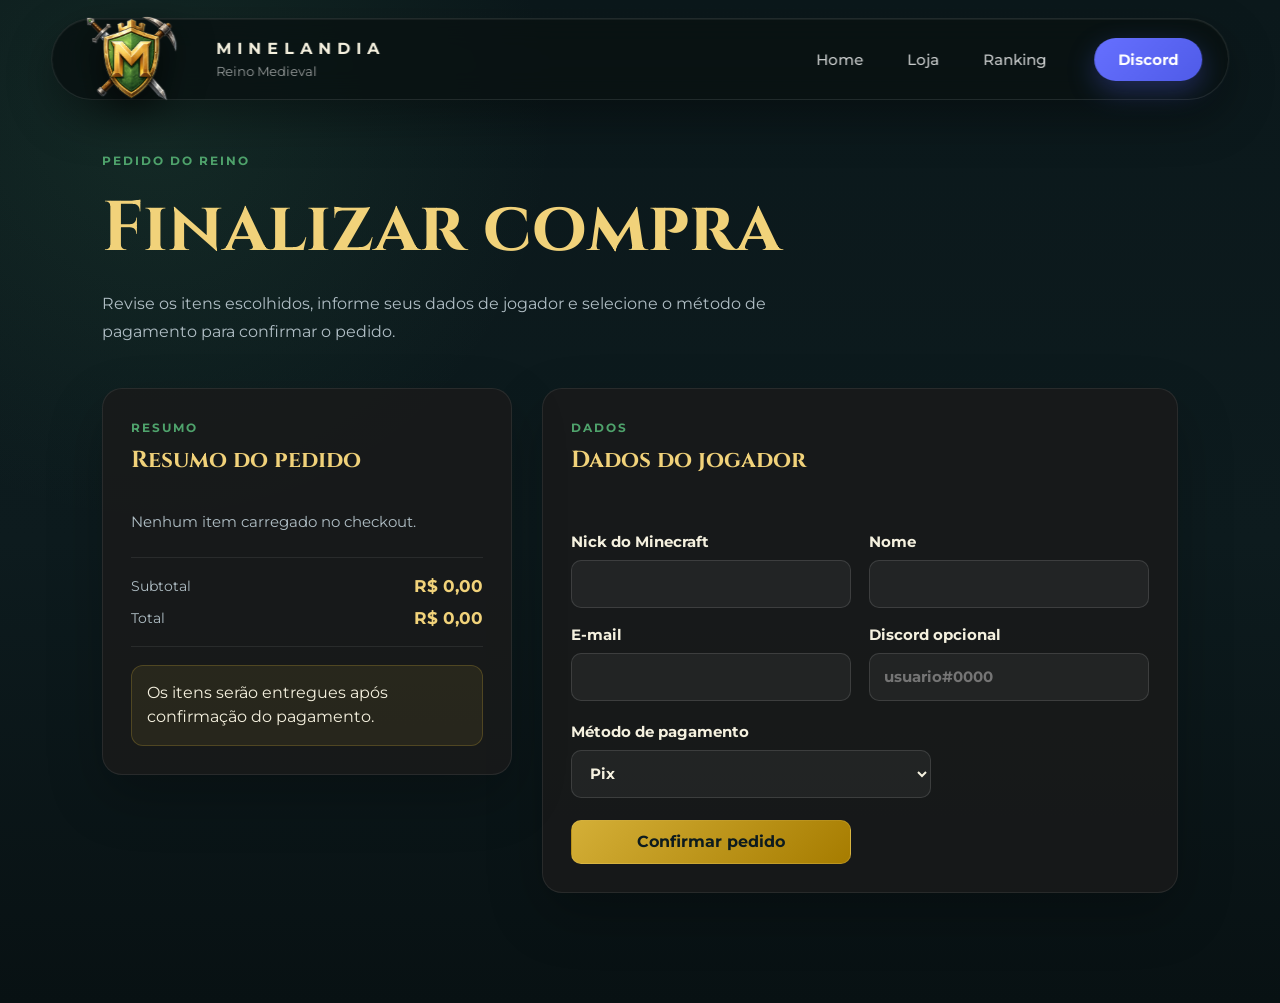
<file: frontend/checkout.html>
<!doctype html>
<html lang="pt-BR">

<head>
  <meta charset="UTF-8" />
  <meta name="viewport" content="width=device-width, initial-scale=1.0" />

  <title>Finalizar compra | MineLandia</title>

  <link rel="preconnect" href="https://fonts.googleapis.com" />
  <link rel="preconnect" href="https://fonts.gstatic.com" crossorigin />
  <link
    href="https://fonts.googleapis.com/css2?family=Cinzel:wght@400;700&family=Montserrat:wght@300;400;700&display=swap"
    rel="stylesheet" />

  <link rel="stylesheet" href="css/style.css" />
</head>

<body>
  <header class="navbar">
    <div class="logo-frame">
      <img src="assets/icons/icone.png" alt="Logo MineLandia" class="logo-img" />
    </div>
    <div class="logo-text">
      <strong>MINELANDIA</strong>
      <span>Reino Medieval</span>
    </div>

    <nav>
      <a href="home.html">Home</a>
      <a href="store.html">Loja</a>
      <a href="ranking.html">Ranking</a>
    </nav>

    <a href="https://discord.com" target="_blank" class="discord-button">Discord</a>
  </header>

  <main class="checkout-page">
    <section class="checkout-hero">
      <span class="tag">Pedido do reino</span>
      <h1>Finalizar compra</h1>
      <p>
        Revise os itens escolhidos, informe seus dados de jogador e selecione o
        método de pagamento para confirmar o pedido.
      </p>
    </section>

    <section class="checkout-layout" aria-label="Finalização de pedido">
      <aside class="order-summary" aria-labelledby="order-summary-title">
        <div class="section-title">
          <span>Resumo</span>
          <h2 id="order-summary-title">Resumo do pedido</h2>
        </div>

        <div id="checkout-items" class="checkout-items" aria-live="polite">
          <p class="cart-empty-message">Nenhum item carregado no checkout.</p>
        </div>

        <div class="cart-totals checkout-totals">
          <div>
            <span>Subtotal</span>
            <strong id="checkout-subtotal">R$ 0,00</strong>
          </div>
          <div>
            <span>Total</span>
            <strong id="checkout-total">R$ 0,00</strong>
          </div>
        </div>

        <div class="checkout-warning">
          Os itens serão entregues após confirmação do pagamento.
        </div>
      </aside>

      <form class="checkout-form" action="#" method="post">
        <div class="section-title">
          <span>Dados</span>
          <h2>Dados do jogador</h2>
        </div>

        <div class="form-grid">
          <label for="player-nick">
            Nick do Minecraft
            <input id="player-nick" name="player-nick" type="text" autocomplete="nickname" required />
          </label>

          <label for="customer-name">
            Nome
            <input id="customer-name" name="customer-name" type="text" autocomplete="name" required />
          </label>

          <label for="customer-email">
            E-mail
            <input id="customer-email" name="customer-email" type="email" autocomplete="email" required />
          </label>

          <label for="customer-discord">
            Discord opcional
            <input id="customer-discord" name="customer-discord" type="text" placeholder="usuario#0000" />
          </label>
        </div>

        <label class="payment-field" for="payment-method">
          Método de pagamento
          <select id="payment-method" name="payment-method" required>
            <option value="pix">Pix</option>
            <option value="card">Cartão</option>
          </select>
        </label>

        <button id="confirm-order" class="btn-buy confirm-order-button" type="submit">
          Confirmar pedido
        </button>
      </form>
    </section>
  </main>
  <script src="js/util.js" defer></script>
  <script src="js/checkout.js" defer></script>
</body>

</html>
</file>
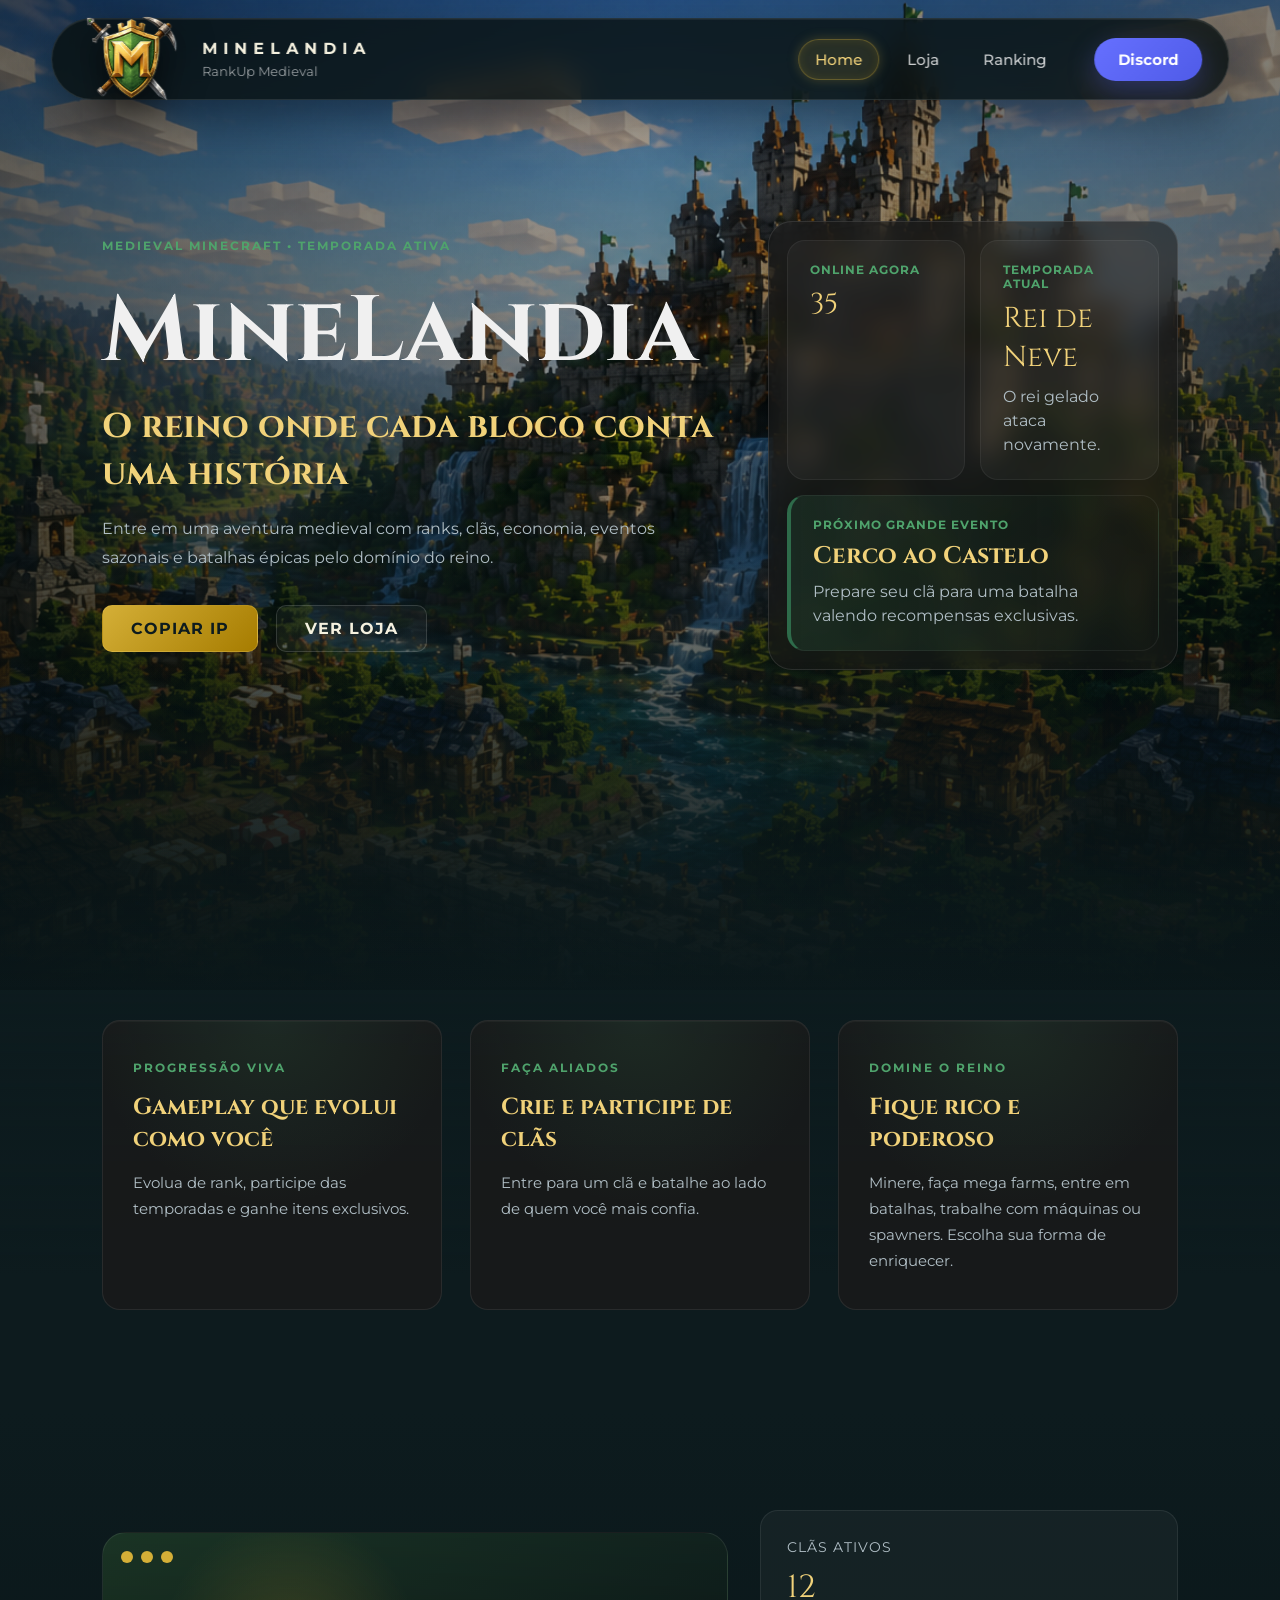
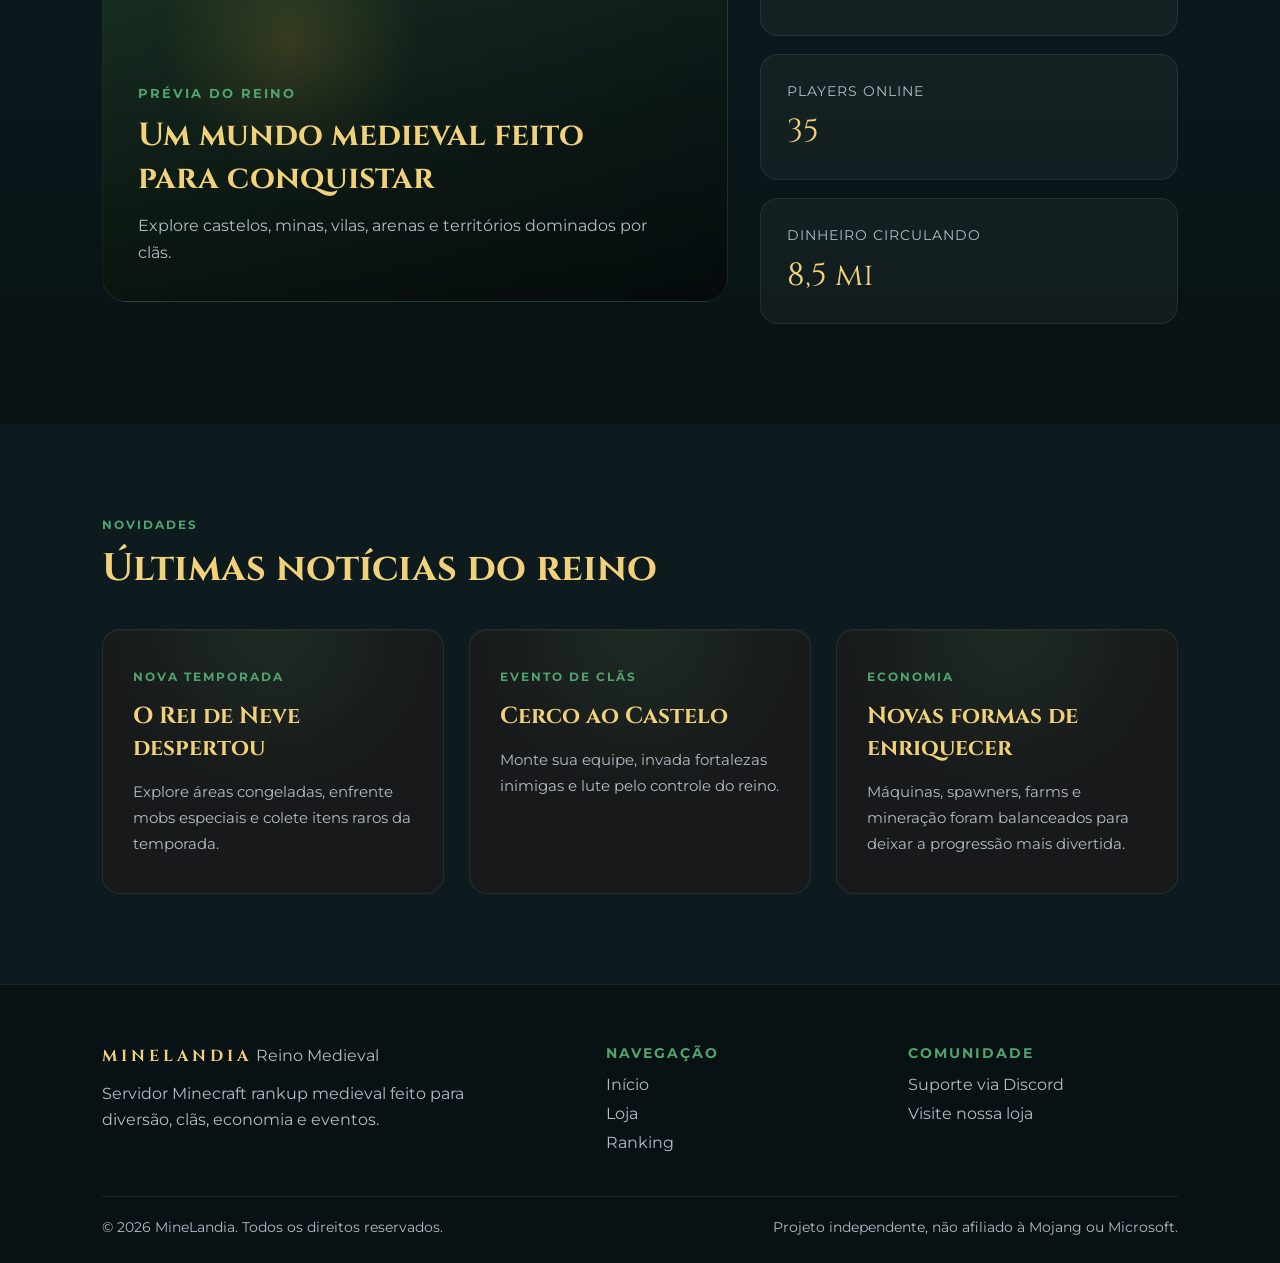
<file: frontend/home.html>
<!doctype html>
<html lang="pt-BR">

<head>
  <meta charset="UTF-8" />
  <meta name="viewport" content="width=device-width, initial-scale=1.0" />

  <title>MineLandia | Reino Medieval</title>

  <link rel="preconnect" href="https://fonts.googleapis.com" />
  <link rel="preconnect" href="https://fonts.gstatic.com" crossorigin />
  <link
    href="https://fonts.googleapis.com/css2?family=Cinzel:wght@400;700&family=Montserrat:wght@300;400;700&display=swap"
    rel="stylesheet" />

  <link rel="stylesheet" href="css/style.css" />
</head>

<body>
  <header class="navbar">
    <a class="logo-link" href="home.html" aria-label="MineLandia - pagina inicial">
      <div class="logo-frame">
        <img src="assets/icons/icone.png" alt="Logo MineLandia" class="logo-img" />
      </div>
      <div class="logo-text">
        <strong>MINELANDIA</strong>
        <span>RankUp Medieval</span>
      </div>
    </a>

    <nav aria-label="Navegacao principal">
      <a href="home.html" class="active" aria-current="page">Home</a>
      <a href="store.html">Loja</a>
      <a href="ranking.html">Ranking</a>
    </nav>

    <a href="https://discord.com" target="_blank" rel="noopener noreferrer" class="discord-button">
      Discord
    </a>
  </header>

  <main id="main-content">
    <section id="home" class="hero" aria-labelledby="home-title">
      <img src="assets/images/hero-home-minecraft.png" alt="" class="hero-bg" aria-hidden="true" />

      <div class="hero-content">
        <span class="tag">MEDIEVAL MINECRAFT &bull; TEMPORADA ATIVA</span>

        <h1 id="home-title">MineLandia</h1>
        <h2>O reino onde cada bloco conta uma hist&oacute;ria</h2>

        <p>
          Entre em uma aventura medieval com ranks, cl&atilde;s, economia, eventos
          sazonais e batalhas &eacute;picas pelo dom&iacute;nio do reino.
        </p>

        <div class="hero-button">
          <button class="btn-copiar" type="button" data-copy-ip="SEU-IP-AQUI">Copiar IP</button>
          <a href="store.html" class="btn-store">Ver Loja</a>
        </div>
      </div>

      <aside class="status-panel" aria-label="Status do servidor">
        <article class="status-card">
          <span>ONLINE AGORA</span>
          <div id="players-online">--</div>
        </article>

        <article class="status-card">
          <span>TEMPORADA ATUAL</span>
          <div id="current-season">carregando...</div>
          <p id="season-description"></p>
        </article>

        <article class="event-card">
          <span>PR&Oacute;XIMO GRANDE EVENTO</span>
          <h3 id="next-event-title">carregando...</h3>
          <p id="next-event-description"></p>
        </article>
      </aside>
    </section>

    <section class="features" aria-label="Destaques do servidor">
      <article class="card">
        <span>PROGRESS&Atilde;O VIVA</span>
        <h3>Gameplay que evolui como voc&ecirc;</h3>
        <p>
          Evolua de rank, participe das temporadas e ganhe itens exclusivos.
        </p>
      </article>

      <article class="card">
        <span>FA&Ccedil;A ALIADOS</span>
        <h3>Crie e participe de cl&atilde;s</h3>
        <p>
          Entre para um cl&atilde; e batalhe ao lado de quem voc&ecirc; mais confia.
        </p>
      </article>

      <article class="card">
        <span>DOMINE O REINO</span>
        <h3>Fique rico e poderoso</h3>
        <p>
          Minere, fa&ccedil;a mega farms, entre em batalhas, trabalhe com m&aacute;quinas
          ou spawners. Escolha sua forma de enriquecer.
        </p>
      </article>
    </section>

    <section class="preview" aria-labelledby="preview-title">
      <div class="window-grid">
        <div class="window-dots" aria-hidden="true">
          <span></span>
          <span></span>
          <span></span>
        </div>

        <div class="preview-content">
          <span>PR&Eacute;VIA DO REINO</span>
          <h2 id="preview-title">Um mundo medieval feito para conquistar</h2>
          <p>
            Explore castelos, minas, vilas, arenas e territ&oacute;rios dominados
            por cl&atilde;s.
          </p>
        </div>
      </div>

      <div class="stats" aria-label="Estatisticas do servidor">
        <article>
          <span>Cl&atilde;s ativos</span>
          <div class="active-clans">--</div>
        </article>

        <article>
          <span>Players online</span>
          <div class="players-online">--</div>
        </article>

        <article>
          <span>Dinheiro circulando</span>
          <div class="money-circulating">--</div>
        </article>
      </div>
    </section>

    <section class="news" aria-labelledby="news-title">
      <div class="section-title">
        <span>NOVIDADES</span>
        <h2 id="news-title">&Uacute;ltimas not&iacute;cias do reino</h2>
      </div>

      <div class="news-grid">
        <article class="card">
          <span>NOVA TEMPORADA</span>
          <h3>O Rei de Neve despertou</h3>
          <p>
            Explore &aacute;reas congeladas, enfrente mobs especiais e colete itens
            raros da temporada.
          </p>
        </article>

        <article class="card">
          <span>EVENTO DE CL&Atilde;S</span>
          <h3>Cerco ao Castelo</h3>
          <p>
            Monte sua equipe, invada fortalezas inimigas e lute pelo controle
            do reino.
          </p>
        </article>

        <article class="card">
          <span>ECONOMIA</span>
          <h3>Novas formas de enriquecer</h3>
          <p>
            M&aacute;quinas, spawners, farms e minera&ccedil;&atilde;o foram balanceados
            para deixar a progress&atilde;o mais divertida.
          </p>
        </article>
      </div>
    </section>
  </main>

  <footer class="site-footer">
    <div class="footer-content">
      <div class="footer-brand">
        <strong>MINELANDIA</strong>
        <span>Reino Medieval</span>
        <p>
          Servidor Minecraft rankup medieval feito para divers&atilde;o, cl&atilde;s,
          economia e eventos.
        </p>
      </div>

      <nav class="footer-nav" aria-label="Links do rodape">
        <h3>Navega&ccedil;&atilde;o</h3>
        <ul>
          <li><a href="home.html">In&iacute;cio</a></li>
          <li><a href="store.html">Loja</a></li>
          <li><a href="ranking.html">Ranking</a></li>
        </ul>
      </nav>

      <div class="footer-support">
        <h3>Comunidade</h3>
        <ul>
          <li><a href="https://discord.com" target="_blank" rel="noopener noreferrer">Suporte via Discord</a></li>
          <li><a href="store.html">Visite nossa loja</a></li>
        </ul>
      </div>
    </div>

    <div class="footer-bottom">
      <p>&copy; 2026 MineLandia. Todos os direitos reservados.</p>
      <p>Projeto independente, n&atilde;o afiliado &agrave; Mojang ou Microsoft.</p>
    </div>
  </footer>

  <script src="js/parallax.js" defer></script>
  <script src="js/home.js" defer></script>
</body>

</html>
</file>
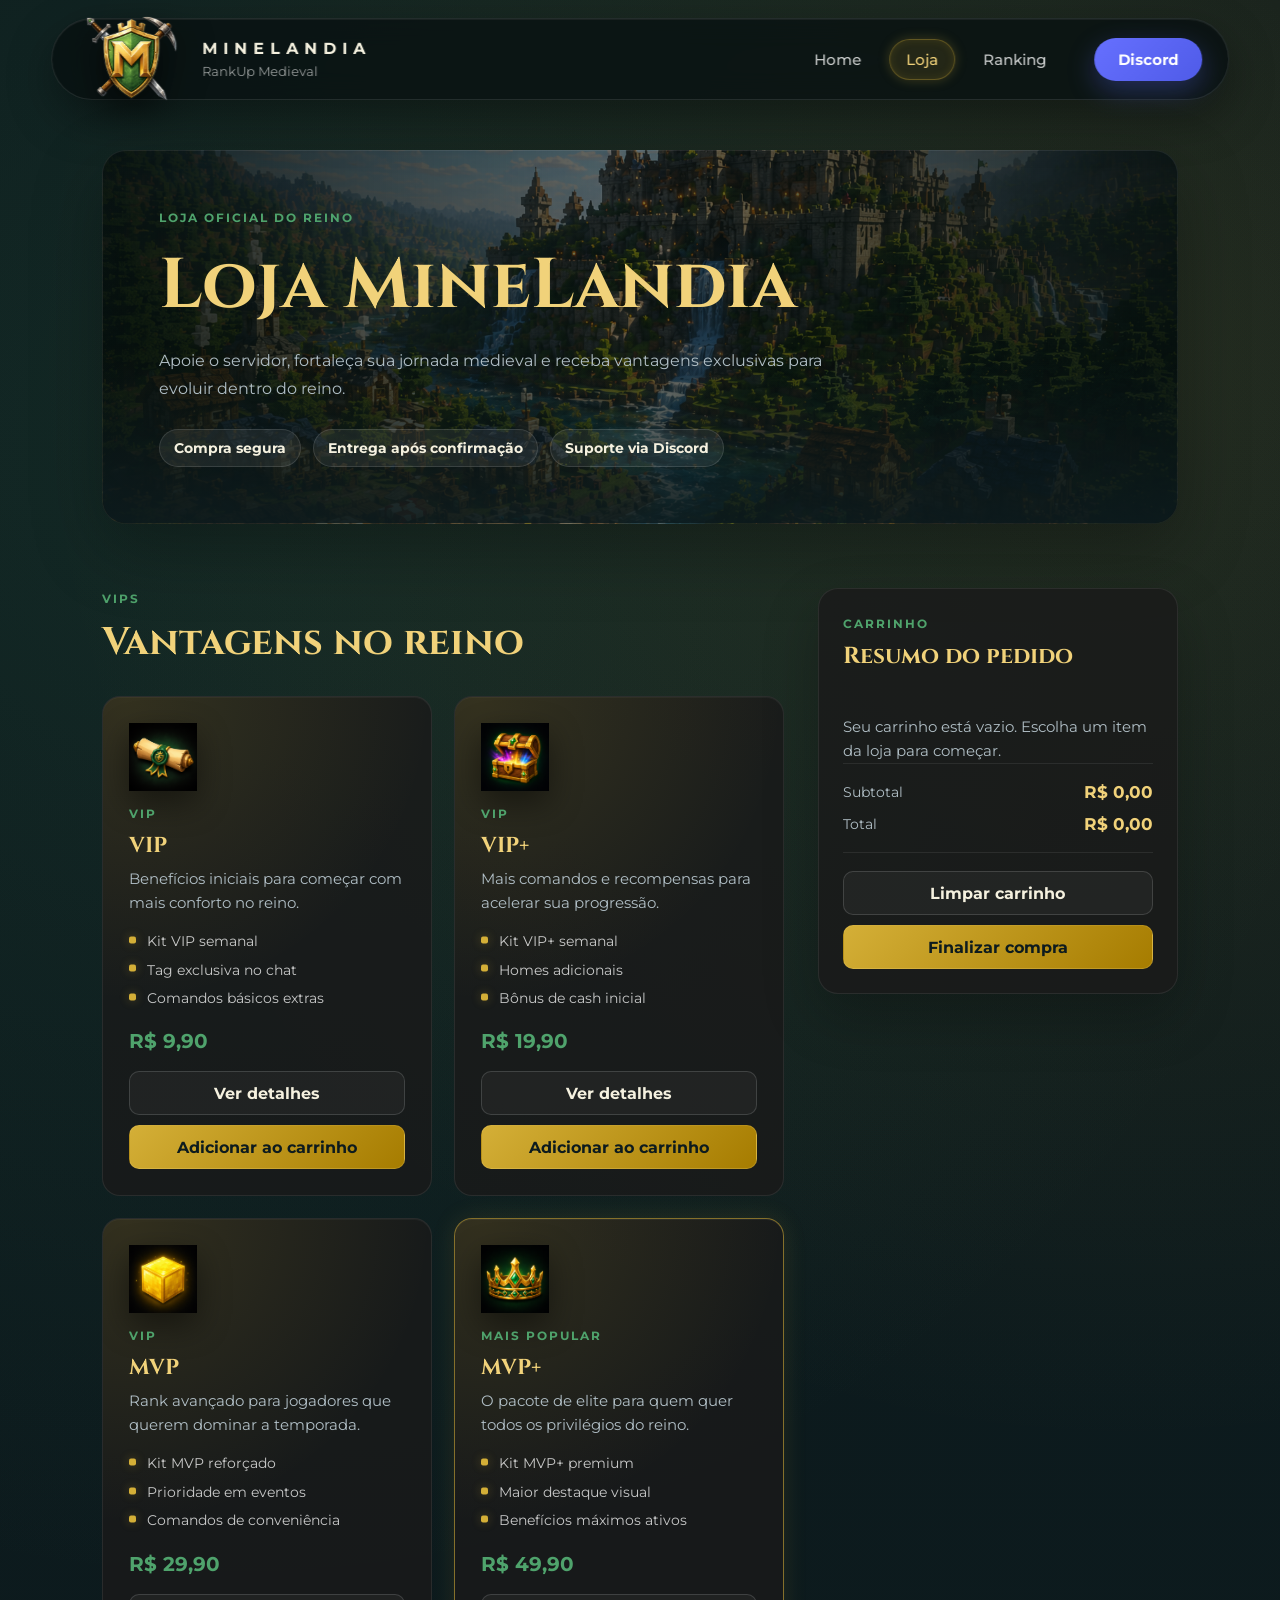
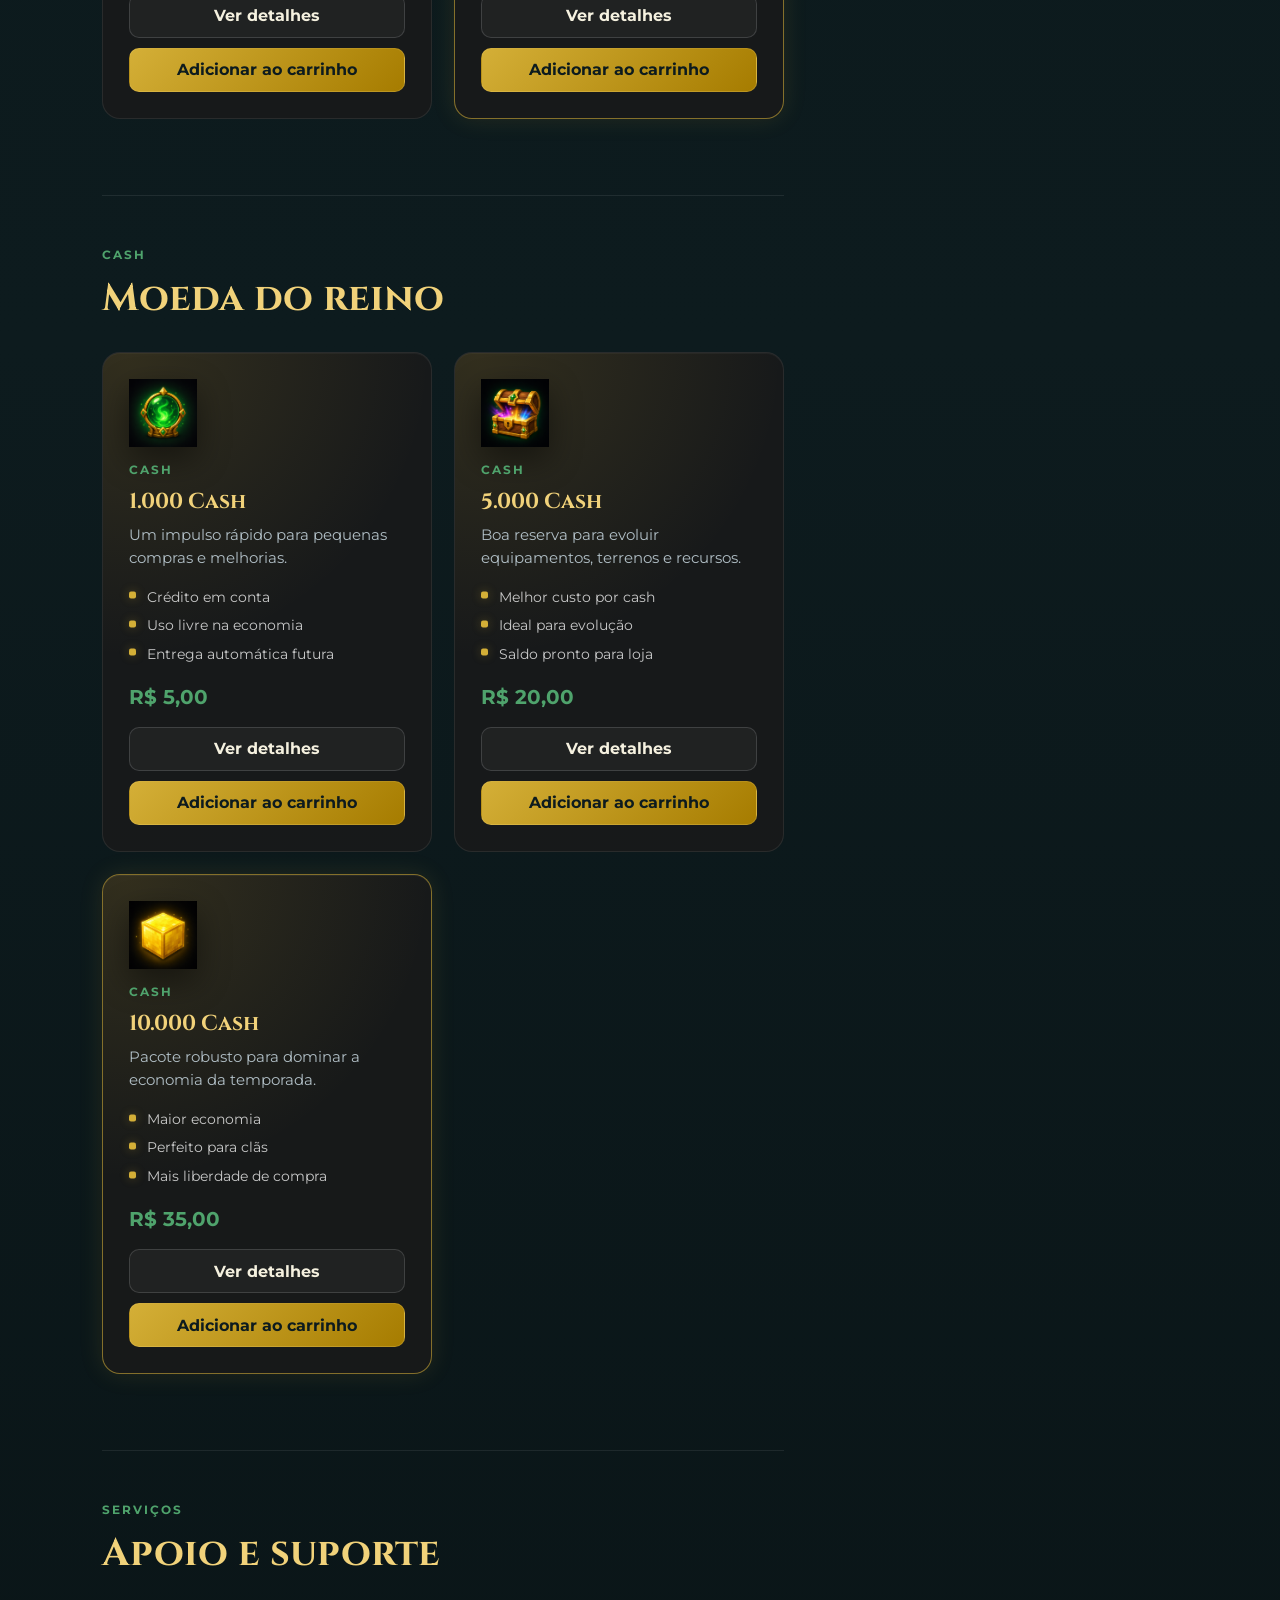
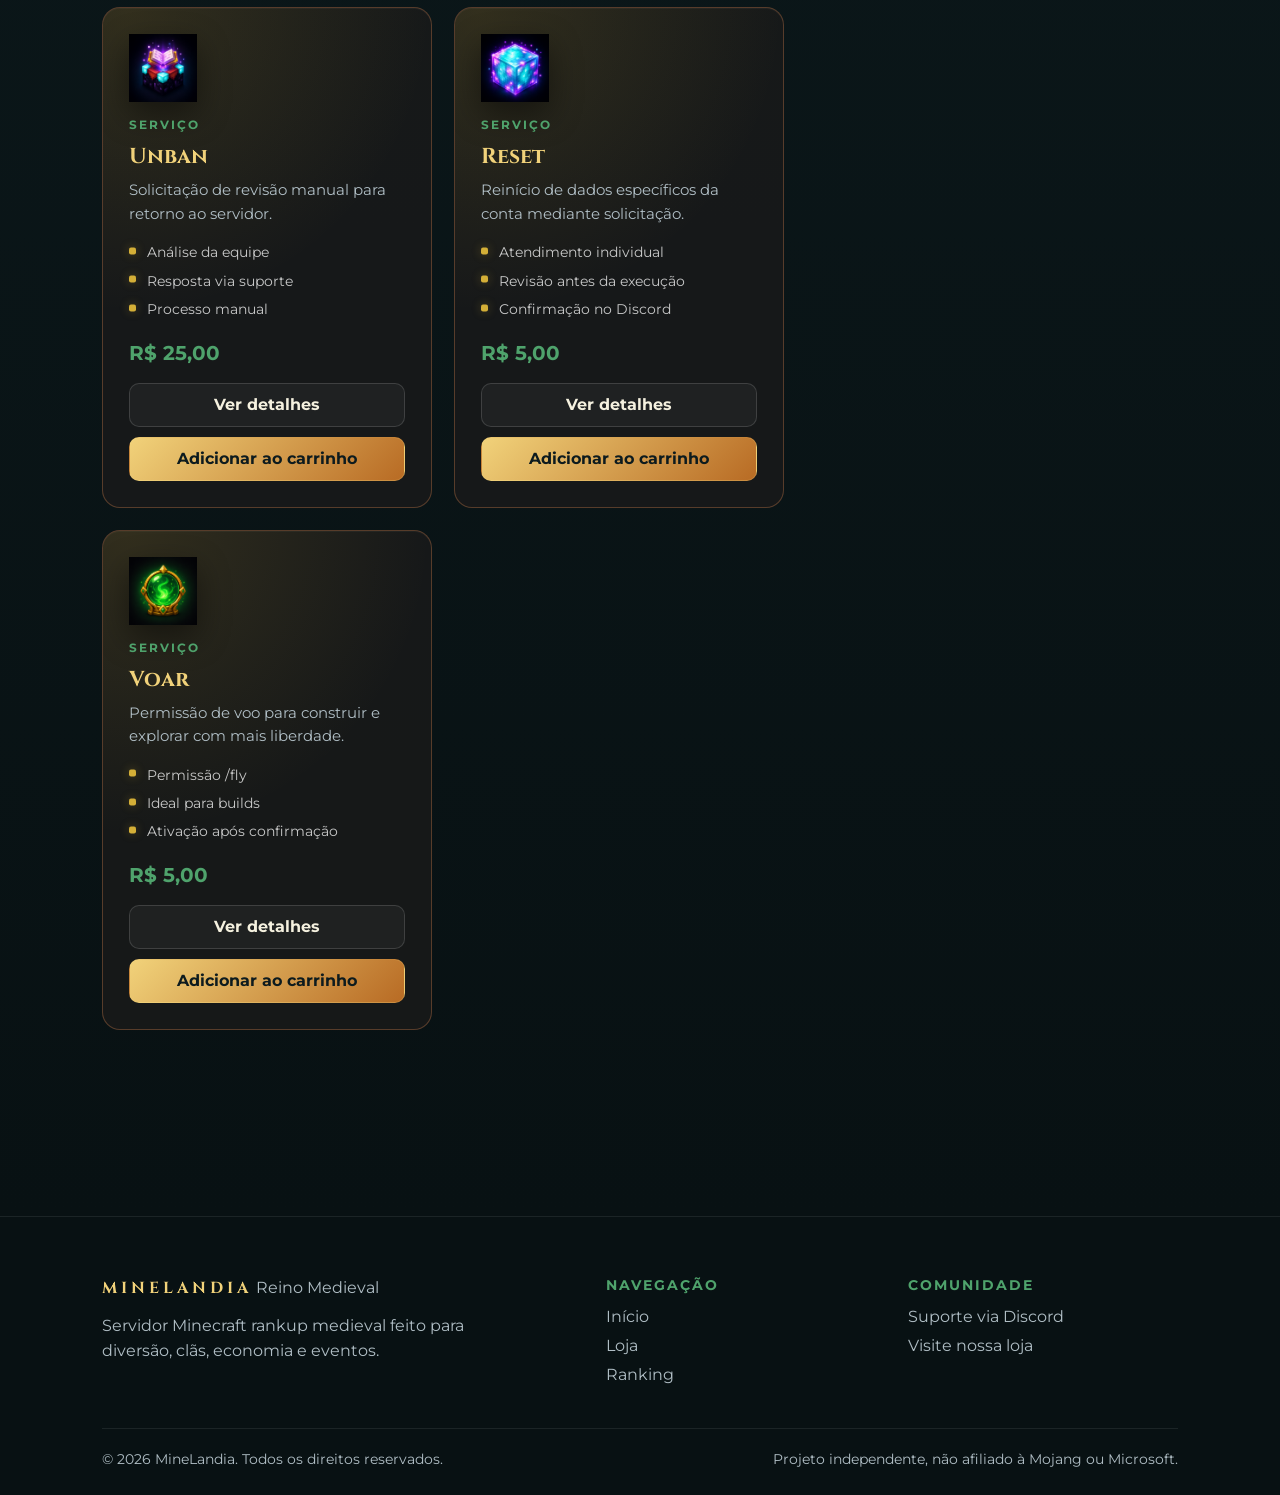
<file: frontend/store.html>
<!doctype html>
<html lang="pt-BR">

<head>
  <meta charset="UTF-8" />
  <meta name="viewport" content="width=device-width, initial-scale=1.0" />

  <title>Loja | MineLandia</title>

  <link rel="preconnect" href="https://fonts.googleapis.com" />
  <link rel="preconnect" href="https://fonts.gstatic.com" crossorigin />
  <link
    href="https://fonts.googleapis.com/css2?family=Cinzel:wght@400;700&family=Montserrat:wght@300;400;700&display=swap"
    rel="stylesheet" />

  <link rel="stylesheet" href="css/style.css" />
</head>

<body>
  <header class="navbar">
    <a class="logo-link" href="home.html" aria-label="MineLandia - pagina inicial">
      <div class="logo-frame">
        <img src="assets/icons/icone.png" alt="Logo MineLandia" class="logo-img" />
      </div>
      <div class="logo-text">
        <strong>MINELANDIA</strong>
        <span>RankUp Medieval</span>
      </div>
    </a>

    <nav>
      <a href="home.html">Home</a>
      <a href="store.html" class="active">Loja</a>
      <a href="ranking.html">Ranking</a>
    </nav>

    <a href="https://discord.com" target="_blank" class="discord-button">Discord</a>
  </header>

  <main class="store">
    <section class="store-hero">
      <div class="store-hero-content">
        <span class="tag">LOJA OFICIAL DO REINO</span>
        <h1>Loja MineLandia</h1>
        <p>
          Apoie o servidor, fortaleça sua jornada medieval e receba vantagens
          exclusivas para evoluir dentro do reino.
        </p>
        <div class="store-hero-badges" aria-label="Informações da loja">
          <span>Compra segura</span>
          <span>Entrega após confirmação</span>
          <span>Suporte via Discord</span>
        </div>
      </div>
    </section>

    <div class="store-layout">
      <div class="store-catalog">
        <section class="store-section" aria-labelledby="vips-title">
          <div class="section-title">
            <span>VIPs</span>
            <h2 id="vips-title">Vantagens no reino</h2>
          </div>

          <div class="store-grid">
            <article class="store-card">
              <img src="assets/elements/pergaminho.png" alt="" class="product-icon" />
              <span class="product-category-label">VIP</span>
              <h3>VIP</h3>
              <p>Benefícios iniciais para começar com mais conforto no reino.</p>
              <ul class="benefit-list">
                <li>Kit VIP semanal</li>
                <li>Tag exclusiva no chat</li>
                <li>Comandos básicos extras</li>
              </ul>
              <span class="price">R$ 9,90</span>
              <div class="product-actions">
                <button class="btn-secondary" type="button" data-product-id="vip" data-action="open-product">
                  Ver detalhes
                </button>
                <button class="btn-buy" type="button" data-product-id="vip" data-action="add-to-cart">
                  Adicionar ao carrinho
                </button>
              </div>
            </article>

            <article class="store-card">
              <img src="assets/elements/chest.png" alt="" class="product-icon" />
              <span class="product-category-label">VIP</span>
              <h3>VIP+</h3>
              <p>Mais comandos e recompensas para acelerar sua progressão.</p>
              <ul class="benefit-list">
                <li>Kit VIP+ semanal</li>
                <li>Homes adicionais</li>
                <li>Bônus de cash inicial</li>
              </ul>
              <span class="price">R$ 19,90</span>
              <div class="product-actions">
                <button class="btn-secondary" type="button" data-product-id="vipplus" data-action="open-product">
                  Ver detalhes
                </button>
                <button class="btn-buy" type="button" data-product-id="vipplus" data-action="add-to-cart">
                  Adicionar ao carrinho
                </button>
              </div>
            </article>

            <article class="store-card">
              <img src="assets/elements/golden-block.png" alt="" class="product-icon" />
              <span class="product-category-label">VIP</span>
              <h3>MVP</h3>
              <p>Rank avançado para jogadores que querem dominar a temporada.</p>
              <ul class="benefit-list">
                <li>Kit MVP reforçado</li>
                <li>Prioridade em eventos</li>
                <li>Comandos de conveniência</li>
              </ul>
              <span class="price">R$ 29,90</span>
              <div class="product-actions">
                <button class="btn-secondary" type="button" data-product-id="mvp" data-action="open-product">
                  Ver detalhes
                </button>
                <button class="btn-buy" type="button" data-product-id="mvp" data-action="add-to-cart">
                  Adicionar ao carrinho
                </button>
              </div>
            </article>

            <article class="store-card highlight">
              <img src="assets/elements/crown.png" alt="" class="product-icon" />
              <span class="product-category-label">Mais popular</span>
              <h3>MVP+</h3>
              <p>O pacote de elite para quem quer todos os privilégios do reino.</p>
              <ul class="benefit-list">
                <li>Kit MVP+ premium</li>
                <li>Maior destaque visual</li>
                <li>Benefícios máximos ativos</li>
              </ul>
              <span class="price">R$ 49,90</span>
              <div class="product-actions">
                <button class="btn-secondary" type="button" data-product-id="mvpplus" data-action="open-product">
                  Ver detalhes
                </button>
                <button class="btn-buy" type="button" data-product-id="mvpplus" data-action="add-to-cart">
                  Adicionar ao carrinho
                </button>
              </div>
            </article>
          </div>
        </section>

        <section class="store-section" aria-labelledby="cash-title">
          <div class="section-title">
            <span>Cash</span>
            <h2 id="cash-title">Moeda do reino</h2>
          </div>

          <div class="store-grid store-grid-compact">
            <article class="store-card">
              <img src="assets/elements/orb.png" alt="" class="product-icon" />
              <span class="product-category-label">Cash</span>
              <h3>1.000 Cash</h3>
              <p>Um impulso rápido para pequenas compras e melhorias.</p>
              <ul class="benefit-list">
                <li>Crédito em conta</li>
                <li>Uso livre na economia</li>
                <li>Entrega automática futura</li>
              </ul>
              <span class="price">R$ 5,00</span>
              <div class="product-actions">
                <button class="btn-secondary" type="button" data-product-id="cash-1000" data-action="open-product">
                  Ver detalhes
                </button>
                <button class="btn-buy" type="button" data-product-id="cash-1000" data-action="add-to-cart">
                  Adicionar ao carrinho
                </button>
              </div>
            </article>

            <article class="store-card">
              <img src="assets/elements/chest.png" alt="" class="product-icon" />
              <span class="product-category-label">Cash</span>
              <h3>5.000 Cash</h3>
              <p>Boa reserva para evoluir equipamentos, terrenos e recursos.</p>
              <ul class="benefit-list">
                <li>Melhor custo por cash</li>
                <li>Ideal para evolução</li>
                <li>Saldo pronto para loja</li>
              </ul>
              <span class="price">R$ 20,00</span>
              <div class="product-actions">
                <button class="btn-secondary" type="button" data-product-id="cash-5000" data-action="open-product">
                  Ver detalhes
                </button>
                <button class="btn-buy" type="button" data-product-id="cash-5000" data-action="add-to-cart">
                  Adicionar ao carrinho
                </button>
              </div>
            </article>

            <article class="store-card highlight">
              <img src="assets/elements/golden-block.png" alt="" class="product-icon" />
              <span class="product-category-label">Cash</span>
              <h3>10.000 Cash</h3>
              <p>Pacote robusto para dominar a economia da temporada.</p>
              <ul class="benefit-list">
                <li>Maior economia</li>
                <li>Perfeito para clãs</li>
                <li>Mais liberdade de compra</li>
              </ul>
              <span class="price">R$ 35,00</span>
              <div class="product-actions">
                <button class="btn-secondary" type="button" data-product-id="cash-10000" data-action="open-product">
                  Ver detalhes
                </button>
                <button class="btn-buy" type="button" data-product-id="cash-10000" data-action="add-to-cart">
                  Adicionar ao carrinho
                </button>
              </div>
            </article>
          </div>
        </section>

        <section class="store-section" aria-labelledby="services-title">
          <div class="section-title">
            <span>Serviços</span>
            <h2 id="services-title">Apoio e suporte</h2>
          </div>

          <div class="store-grid store-grid-compact">
            <article class="store-card warning">
              <img src="assets/elements/enxanted-table.png" alt="" class="product-icon" />
              <span class="product-category-label">Serviço</span>
              <h3>Unban</h3>
              <p>Solicitação de revisão manual para retorno ao servidor.</p>
              <ul class="benefit-list">
                <li>Análise da equipe</li>
                <li>Resposta via suporte</li>
                <li>Processo manual</li>
              </ul>
              <span class="price">R$ 25,00</span>
              <div class="product-actions">
                <button class="btn-secondary" type="button" data-product-id="unban" data-action="open-product">
                  Ver detalhes
                </button>
                <button class="btn-buy" type="button" data-product-id="unban" data-action="add-to-cart">
                  Adicionar ao carrinho
                </button>
              </div>
            </article>

            <article class="store-card warning">
              <img src="assets/elements/block.png" alt="" class="product-icon" />
              <span class="product-category-label">Serviço</span>
              <h3>Reset</h3>
              <p>Reinício de dados específicos da conta mediante solicitação.</p>
              <ul class="benefit-list">
                <li>Atendimento individual</li>
                <li>Revisão antes da execução</li>
                <li>Confirmação no Discord</li>
              </ul>
              <span class="price">R$ 5,00</span>
              <div class="product-actions">
                <button class="btn-secondary" type="button" data-product-id="reset" data-action="open-product">
                  Ver detalhes
                </button>
                <button class="btn-buy" type="button" data-product-id="reset" data-action="add-to-cart">
                  Adicionar ao carrinho
                </button>
              </div>
            </article>

            <article class="store-card warning">
              <img src="assets/elements/orb.png" alt="" class="product-icon" />
              <span class="product-category-label">Serviço</span>
              <h3>Voar</h3>
              <p>Permissão de voo para construir e explorar com mais liberdade.</p>
              <ul class="benefit-list">
                <li>Permissão /fly</li>
                <li>Ideal para builds</li>
                <li>Ativação após confirmação</li>
              </ul>
              <span class="price">R$ 5,00</span>
              <div class="product-actions">
                <button class="btn-secondary" type="button" data-product-id="fly" data-action="open-product">
                  Ver detalhes
                </button>
                <button class="btn-buy" type="button" data-product-id="fly" data-action="add-to-cart">
                  Adicionar ao carrinho
                </button>
              </div>
            </article>
          </div>
        </section>
      </div>

      <aside id="cart-panel" class="cart-panel" aria-labelledby="cart-title">
        <div class="cart-header">
          <span class="tag">Carrinho</span>
          <h2 id="cart-title">Resumo do pedido</h2>
        </div>

        <div id="cart-items" class="cart-items" aria-live="polite"></div>
        <p id="cart-empty-message" class="cart-empty-message">
          Seu carrinho está vazio. Escolha um item da loja para começar.
        </p>

        <div class="cart-totals">
          <div>
            <span>Subtotal</span>
            <strong id="cart-subtotal">R$ 0,00</strong>
          </div>
          <div>
            <span>Total</span>
            <strong id="cart-total">R$ 0,00</strong>
          </div>
        </div>

        <div class="cart-actions">
          <button class="btn-secondary" type="button" data-action="clear-cart">Limpar carrinho</button>
          <a class="btn-buy checkout-button" href="checkout.html">Finalizar compra</a>
        </div>
      </aside>
    </div>
  </main>

  <div id="product-modal" class="modal" aria-hidden="true" role="dialog" aria-labelledby="modal-product-name">
    <div class="modal-box" role="document">
      <button class="modal-close" type="button" data-action="close-product" aria-label="Fechar modal">×</button>

      <span class="tag">Detalhes do produto</span>
      <h2 id="modal-product-name"></h2>
      <p id="modal-product-description"></p>
      <span id="modal-product-price" class="modal-price"></span>

      <ul id="modal-product-benefits" class="benefit-list modal-benefits"></ul>

      <div class="modal-actions">
        <button id="modal-add-cart" class="btn-secondary" type="button" data-action="add-to-cart">
          Adicionar ao carrinho
        </button>
        <button id="modal-buy-now" class="btn-buy" type="button" data-action="buy-now">
          Comprar agora
        </button>
      </div>
    </div>
  </div>

  <footer class="site-footer">
    <div class="footer-content">
      <div class="footer-brand">
        <strong>MINELANDIA</strong>
        <span>Reino Medieval</span>
        <p>
          Servidor Minecraft rankup medieval feito para divers&atilde;o, cl&atilde;s,
          economia e eventos.
        </p>
      </div>

      <nav class="footer-nav" aria-label="Links do rodape">
        <h3>Navega&ccedil;&atilde;o</h3>
        <ul>
          <li><a href="home.html">In&iacute;cio</a></li>
          <li><a href="store.html">Loja</a></li>
          <li><a href="ranking.html">Ranking</a></li>
        </ul>
      </nav>

      <div class="footer-support">
        <h3>Comunidade</h3>
        <ul>
          <li><a href="https://discord.com" target="_blank" rel="noopener noreferrer">Suporte via Discord</a></li>
          <li><a href="store.html">Visite nossa loja</a></li>
        </ul>
      </div>
    </div>

    <div class="footer-bottom">
      <p>&copy; 2026 MineLandia. Todos os direitos reservados.</p>
      <p>Projeto independente, n&atilde;o afiliado &agrave; Mojang ou Microsoft.</p>
    </div>
  </footer>

  <script src="js/util.js" defer></script>
  <script src="js/store.js" defer></script>
</body>

</html>
</file>
<file: frontend/css/style.css>
/* =========================
   01. DESIGN TOKENS
========================= */

:root {
  --light-green: #4fa36c;
  --medium-green: #2e6b4a;
  --dark-green: #1f3d2b;

  --light-golden: #f1d27a;
  --medium-golden: #d4af37;
  --dark-golden: #a67c00;

  --bluish-black: #0d1b1e;
  --dark-gray: #1a1a1a;
  --deep-black: #081113;
  --silver: #b0bec5;
  --soft-white: #f5f1df;

  --page-padding: 8%;
  --panel-bg: rgba(26, 26, 26, 0.82);
  --panel-bg-soft: rgba(255, 255, 255, 0.04);
  --border-soft: rgba(255, 255, 255, 0.08);
  --border-gold: rgba(212, 175, 55, 0.35);
  --shadow-panel: 0 22px 55px rgba(0, 0, 0, 0.24);
}

/* =========================
   02. RESET E BASE
========================= */

* {
  margin: 0;
  padding: 0;
  box-sizing: border-box;
}

html {
  scroll-behavior: smooth;
}

body {
  overflow-x: hidden;
  background: var(--bluish-black);
  color: white;
  font-family: "Montserrat", sans-serif;
}

a {
  color: inherit;
  text-decoration: none;
}

img {
  max-width: 100%;
  display: block;
}

button,
input,
select {
  font: inherit;
}

button {
  cursor: pointer;
}

a:focus-visible,
button:focus-visible,
input:focus-visible,
select:focus-visible {
  outline: 3px solid rgba(241, 210, 122, 0.35);
  outline-offset: 3px;
}

.hidden {
  display: none;
}

/* =========================
   03. TEXTOS E COMPONENTES
========================= */

.tag,
.product-category-label,
.card span,
.section-title span,
.status-card span,
.event-card span {
  color: var(--light-green);
  font-size: 0.78rem;
  font-weight: 700;
  letter-spacing: 2px;
  text-transform: uppercase;
}

.section-title {
  margin-bottom: 35px;
}

.section-title h2 {
  margin-top: 10px;
  color: var(--light-golden);
  font-family: "Cinzel", serif;
  font-size: 2.4rem;
}

.btn-copiar,
.btn-store,
.btn-buy,
.btn-secondary,
.checkout-button,
.confirm-order-button {
  min-height: 44px;
  display: inline-flex;
  align-items: center;
  justify-content: center;
  gap: 8px;
  padding: 11px 18px;
  border-radius: 10px;
  border: 1px solid transparent;
  font-weight: 700;
  line-height: 1.2;
  text-align: center;
  transition: 0.25s ease;
}

.btn-copiar,
.btn-buy {
  color: var(--bluish-black);
  background: linear-gradient(135deg, var(--medium-golden), var(--dark-golden));
  border-color: rgba(241, 210, 122, 0.2);
}

.btn-copiar:hover,
.btn-buy:hover {
  transform: translateY(-2px);
  box-shadow: 0 8px 20px rgba(212, 175, 55, 0.32);
}

.btn-store,
.btn-secondary {
  color: var(--soft-white);
  background: rgba(255, 255, 255, 0.04);
  border-color: rgba(255, 255, 255, 0.14);
}

.btn-store:hover,
.btn-secondary:hover {
  color: var(--light-golden);
  background: rgba(212, 175, 55, 0.08);
  border-color: rgba(212, 175, 55, 0.45);
}

.card,
.store-card,
.cart-panel,
.order-summary,
.checkout-form {
  background: var(--panel-bg);
  border: 1px solid var(--border-soft);
  box-shadow: inset 0 1px 0 rgba(255, 255, 255, 0.04);
}

.card,
.store-card {
  position: relative;
  overflow: hidden;
  border-radius: 18px;
  transition: 0.3s ease;
}

.card::before,
.store-card::before {
  content: "";
  position: absolute;
  inset: 0;
  pointer-events: none;
}

.card > *,
.store-card > * {
  position: relative;
  z-index: 1;
}

.card:hover,
.store-card:hover {
  transform: translateY(-6px);
  border-color: rgba(212, 175, 55, 0.5);
  box-shadow: 0 18px 34px rgba(0, 0, 0, 0.25);
}

/* =========================
   04. NAVBAR
========================= */

.navbar {
  position: fixed;
  top: 18px;
  left: 50%;
  z-index: 1000;
  width: min(92%, 1380px);
  height: 82px;
  display: flex;
  align-items: center;
  gap: 32px;
  padding: 0 26px 0 34px;
  transform: translateX(-50%);
  background: rgba(9, 18, 18, 0.82);
  border: 1px solid rgba(255, 255, 255, 0.1);
  border-radius: 999px;
  box-shadow:
    0 18px 45px rgba(0, 0, 0, 0.35),
    inset 0 1px 0 rgba(255, 255, 255, 0.06);
  backdrop-filter: blur(14px);
  -webkit-backdrop-filter: blur(14px);
}

.logo-link,
.logo {
  min-width: 300px;
  display: flex;
  align-items: center;
  gap: 18px;
  flex-shrink: 0;
}

.logo-frame {
  width: 108px;
  height: 108px;
  display: flex;
  align-items: center;
  justify-content: center;
  flex-shrink: 0;
  margin-top: 8px;
  margin-left: -10px;
  overflow: visible;
}

.logo-img {
  width: 130px;
  height: 130px;
  object-fit: contain;
  filter: drop-shadow(0 14px 18px rgba(0, 0, 0, 0.65));
}

.logo-text {
  display: flex;
  flex-direction: column;
  line-height: 1.1;
}

.logo-text strong {
  color: var(--soft-white);
  font-size: 1rem;
  letter-spacing: 6px;
}

.logo-text span {
  margin-top: 6px;
  color: rgba(255, 255, 255, 0.58);
  font-size: 0.82rem;
}

.navbar nav {
  display: flex;
  align-items: center;
  justify-content: center;
  gap: 12px;
  margin-left: auto;
}

.navbar nav a {
  padding: 10px 16px;
  border-radius: 999px;
  color: rgba(255, 255, 255, 0.78);
  font-size: 0.95rem;
  font-weight: 500;
  transition: 0.25s ease;
}

.navbar nav a:hover {
  color: var(--light-golden);
  background: rgba(255, 255, 255, 0.07);
}

.navbar nav a.active {
  color: var(--light-golden);
  background: rgba(212, 175, 55, 0.12);
  border: 1px solid var(--border-gold);
  box-shadow:
    0 0 12px rgba(212, 175, 55, 0.25),
    inset 0 0 8px rgba(212, 175, 55, 0.15);
}

.discord-button {
  flex-shrink: 0;
  padding: 12px 24px;
  border-radius: 999px;
  color: white;
  background: linear-gradient(135deg, #6670ff, #4f5be8);
  font-size: 0.95rem;
  font-weight: 700;
  box-shadow: 0 10px 28px rgba(88, 101, 242, 0.32);
  transition: 0.25s ease;
}

.discord-button:hover {
  transform: translateY(-2px);
  box-shadow: 0 12px 28px rgba(88, 101, 242, 0.4);
}

/* =========================
   05. HOME HERO
========================= */

.hero {
  min-height: 110vh;
  display: grid;
  grid-template-columns: 1.2fr 0.8fr;
  align-items: center;
  gap: 50px;
  position: relative;
  isolation: isolate;
  overflow: hidden;
  padding: 160px var(--page-padding) 260px;
  background: var(--bluish-black);
}

.hero-bg {
  position: absolute;
  top: -5px;
  left: 50%;
  z-index: -3;
  width: 110%;
  min-height: 125vh;
  height: auto;
  object-fit: cover;
  transform: translate3d(-50%, 0, 0);
  filter: brightness(0.92) contrast(1.05);
  pointer-events: none;
  user-select: none;
  will-change: transform;
}

.hero::after {
  content: "";
  position: absolute;
  inset: 0;
  z-index: -2;
  background:
    linear-gradient(
      90deg,
      rgba(3, 10, 11, 0.55) 0%,
      rgba(3, 10, 11, 0.25) 50%,
      rgba(3, 10, 11, 0.45) 100%
    ),
    linear-gradient(
      180deg,
      rgba(13, 27, 30, 0) 0%,
      rgba(13, 27, 30, 0.18) 48%,
      rgba(13, 27, 30, 0.55) 72%,
      rgba(13, 27, 30, 0.86) 88%,
      var(--bluish-black) 100%
    );
}

.hero-content,
.status-panel {
  position: relative;
  z-index: 2;
}

.hero-content {
  display: flex;
  flex-direction: column;
  align-items: flex-start;
}

.hero-content h1 {
  margin: 16px 0 8px;
  color: #f0f0f0;
  font-family: "Cinzel", serif;
  font-size: 5.8rem;
}

.hero-content h2 {
  margin-bottom: 18px;
  color: var(--light-golden);
  font-family: "Cinzel", serif;
  font-size: 2.15rem;
}

.hero-content p {
  max-width: 620px;
  color: var(--silver);
  font-size: 1rem;
  line-height: 1.8;
}

.hero-button {
  display: flex;
  gap: 18px;
  margin-top: 32px;
}

.hero-button .btn-copiar,
.hero-button .btn-store {
  padding: 13px 28px;
  text-transform: uppercase;
  letter-spacing: 1px;
}

/* =========================
   06. STATUS DO SERVIDOR
========================= */

.status-panel {
  display: grid;
  grid-template-columns: 1fr 1fr;
  gap: 15px;
  padding: 18px;
  background: rgba(26, 26, 26, 0.55);
  border: 1px solid rgba(255, 255, 255, 0.1);
  border-radius: 24px;
  backdrop-filter: blur(12px);
}

.status-card,
.event-card {
  padding: 22px;
  background: var(--panel-bg-soft);
  border: 1px solid rgba(255, 255, 255, 0.06);
  border-radius: 18px;
}

.status-card span,
.event-card span {
  display: block;
  margin-bottom: 8px;
  font-size: 0.72rem;
  letter-spacing: 1px;
}

.status-card div {
  color: var(--light-golden);
  font-family: "Cinzel", serif;
  font-size: 1.8rem;
}

.status-card p,
.event-card p {
  margin-top: 8px;
  color: var(--silver);
  line-height: 1.5;
}

.event-card {
  grid-column: span 2;
  background: linear-gradient(90deg, rgba(46, 107, 74, 0.22), rgba(0, 0, 0, 0));
  border-left: 4px solid var(--medium-green);
}

.event-card h3 {
  color: var(--light-golden);
  font-family: "Cinzel", serif;
  font-size: 1.5rem;
}

/* =========================
   07. FEATURES
========================= */

.features {
  position: relative;
  z-index: 3;
  display: grid;
  grid-template-columns: repeat(3, 1fr);
  gap: 28px;
  margin-top: -330px;
  padding: 360px var(--page-padding) 100px;
  background: linear-gradient(
    180deg,
    rgba(13, 27, 30, 0) 0%,
    rgba(13, 27, 30, 0.18) 20%,
    rgba(13, 27, 30, 0.45) 40%,
    rgba(13, 27, 30, 0.78) 62%,
    var(--bluish-black) 82%,
    var(--bluish-black) 100%
  );
}

.card {
  padding: 36px 30px;
}

.card::before {
  background: radial-gradient(circle at top, rgba(79, 163, 108, 0.12), transparent 55%);
}

.card h3 {
  margin: 15px 0;
  color: var(--light-golden);
  font-family: "Cinzel", serif;
  font-size: 1.45rem;
}

.card p {
  color: var(--silver);
  font-size: 0.95rem;
  line-height: 1.7;
}

/* =========================
   08. PREVIEW DO REINO
========================= */

.preview {
  display: grid;
  grid-template-columns: 1.2fr 0.8fr;
  align-items: center;
  gap: 32px;
  padding: 100px var(--page-padding);
  background: linear-gradient(180deg, var(--bluish-black) 0%, #0b181b 45%, var(--deep-black) 100%);
}

.window-grid {
  min-height: 370px;
  position: relative;
  overflow: hidden;
  border: 1px solid var(--border-soft);
  border-radius: 24px;
  background:
    linear-gradient(rgba(0, 0, 0, 0.15), rgba(0, 0, 0, 0.6)),
    radial-gradient(circle at 30% 30%, rgba(212, 175, 55, 0.25), transparent 25%),
    linear-gradient(135deg, var(--dark-green), var(--bluish-black));
}

.window-dots {
  display: flex;
  gap: 8px;
  padding: 18px;
}

.window-dots span {
  width: 12px;
  height: 12px;
  border-radius: 50%;
  background: var(--medium-golden);
}

.preview-content {
  position: absolute;
  left: 35px;
  bottom: 35px;
  max-width: 520px;
}

.preview-content span {
  color: var(--light-green);
  font-size: 0.8rem;
  font-weight: 700;
  letter-spacing: 2px;
}

.preview-content h2 {
  margin: 12px 0;
  color: var(--light-golden);
  font-family: "Cinzel", serif;
  font-size: 2rem;
}

.preview-content p {
  color: var(--silver);
  line-height: 1.7;
}

.stats {
  display: grid;
  gap: 18px;
}

.stats article {
  padding: 26px;
  background: var(--panel-bg-soft);
  border: 1px solid var(--border-soft);
  border-radius: 18px;
}

.stats span {
  color: var(--silver);
  font-size: 0.85rem;
  letter-spacing: 1px;
  text-transform: uppercase;
}

.stats div {
  margin-top: 10px;
  color: var(--light-golden);
  font-family: "Cinzel", serif;
  font-size: 2rem;
}

/* =========================
   09. NOVIDADES
========================= */

.news {
  padding: 90px var(--page-padding);
  background: var(--bluish-black);
}

.news-grid {
  display: grid;
  grid-template-columns: repeat(3, 1fr);
  gap: 25px;
}

/* =========================
   10. FOOTER
========================= */

.site-footer {
  padding: 60px var(--page-padding) 28px;
  background: var(--deep-black);
  border-top: 1px solid var(--border-soft);
}

.footer-content {
  display: grid;
  grid-template-columns: 1.4fr 0.8fr 0.8fr;
  gap: 32px;
  margin-bottom: 34px;
}

.footer-brand strong {
  color: var(--light-golden);
  font-family: "Cinzel", serif;
  letter-spacing: 4px;
}

.footer-brand span,
.footer-brand p,
.footer-bottom p {
  color: var(--silver);
}

.footer-brand p {
  max-width: 420px;
  margin-top: 14px;
  line-height: 1.6;
}

.site-footer h3 {
  margin-bottom: 14px;
  color: var(--light-green);
  font-size: 0.85rem;
  letter-spacing: 2px;
  text-transform: uppercase;
}

.site-footer ul {
  list-style: none;
}

.site-footer li {
  margin-bottom: 10px;
}

.site-footer a {
  color: var(--silver);
  transition: 0.25s ease;
}

.site-footer a:hover {
  color: var(--light-golden);
}

.footer-bottom {
  display: flex;
  justify-content: space-between;
  gap: 18px;
  flex-wrap: wrap;
  padding-top: 22px;
  border-top: 1px solid var(--border-soft);
  font-size: 0.85rem;
}

/* =========================
   11. STORE
========================= */

.store {
  min-height: 100vh;
  padding: 150px var(--page-padding) 110px;
  background:
    radial-gradient(circle at 18% 10%, rgba(79, 163, 108, 0.12), transparent 28%),
    radial-gradient(circle at 88% 8%, rgba(212, 175, 55, 0.12), transparent 26%),
    linear-gradient(180deg, #0b181b 0%, var(--bluish-black) 44%, var(--deep-black) 100%);
}

.store-hero {
  min-height: 360px;
  display: flex;
  align-items: end;
  position: relative;
  overflow: hidden;
  margin-bottom: 64px;
  padding: 56px;
  border: 1px solid var(--border-soft);
  border-radius: 24px;
  background:
    linear-gradient(90deg, rgba(6, 16, 15, 0.9), rgba(6, 16, 15, 0.55), rgba(6, 16, 15, 0.88)),
    url("../assets/images/hero-home-minecraft.png") center / cover;
  box-shadow: 0 24px 70px rgba(0, 0, 0, 0.3);
}

.store-hero::after {
  content: "";
  position: absolute;
  inset: auto 0 0;
  height: 44%;
  background: linear-gradient(180deg, transparent, rgba(13, 27, 30, 0.86));
  pointer-events: none;
}

.store-hero-content {
  position: relative;
  z-index: 1;
  max-width: 760px;
}

.store-hero h1,
.checkout-hero h1 {
  margin: 12px 0 14px;
  color: var(--light-golden);
  font-family: "Cinzel", serif;
  font-size: 4.4rem;
}

.store-hero p,
.checkout-hero p {
  max-width: 680px;
  color: var(--silver);
  line-height: 1.75;
}

.store-hero-badges {
  display: flex;
  flex-wrap: wrap;
  gap: 12px;
  margin-top: 26px;
}

.store-hero-badges span {
  padding: 10px 14px;
  border: 1px solid rgba(255, 255, 255, 0.12);
  border-radius: 999px;
  background: rgba(255, 255, 255, 0.07);
  color: var(--soft-white);
  font-size: 0.86rem;
  font-weight: 700;
}

.store-layout {
  display: grid;
  grid-template-columns: minmax(0, 1fr) minmax(300px, 360px);
  align-items: start;
  gap: 34px;
}

.store-section {
  margin-bottom: 76px;
}

.store-section + .store-section {
  padding-top: 48px;
  border-top: 1px solid var(--border-soft);
}

.store-section .section-title {
  margin-bottom: 28px;
}

.store-grid {
  display: grid;
  grid-template-columns: repeat(auto-fit, minmax(230px, 1fr));
  gap: 22px;
}

.store-grid-compact {
  grid-template-columns: repeat(auto-fit, minmax(245px, 1fr));
}

.store-card {
  min-height: 100%;
  display: flex;
  flex-direction: column;
  align-items: flex-start;
  padding: 26px;
}

.store-card::before {
  background: radial-gradient(circle at 24px 0, rgba(212, 175, 55, 0.15), transparent 52%);
}

.product-icon {
  width: 68px;
  height: 68px;
  object-fit: contain;
  margin-bottom: 16px;
  filter: drop-shadow(0 12px 16px rgba(0, 0, 0, 0.45));
}

.product-category-label {
  font-size: 0.72rem;
}

.store-card h3 {
  margin: 10px 0 8px;
  color: var(--light-golden);
  font-family: "Cinzel", serif;
  font-size: 1.35rem;
}

.store-card p {
  margin-bottom: 16px;
  color: var(--silver);
  font-size: 0.92rem;
  line-height: 1.6;
}

.benefit-list {
  display: grid;
  gap: 8px;
  margin: 0 0 20px;
  padding: 0;
  color: rgba(255, 255, 255, 0.76);
  font-size: 0.88rem;
  line-height: 1.45;
  list-style: none;
}

.benefit-list li {
  position: relative;
  padding-left: 18px;
}

.benefit-list li::before {
  content: "";
  position: absolute;
  top: 0.62em;
  left: 0;
  width: 7px;
  height: 7px;
  border-radius: 2px;
  background: var(--medium-golden);
  transform: translateY(-50%);
  box-shadow: 0 0 10px rgba(212, 175, 55, 0.35);
}

.price {
  display: block;
  margin-top: auto;
  margin-bottom: 18px;
  color: var(--light-green);
  font-size: 1.28rem;
  font-weight: 700;
}

.product-actions {
  width: 100%;
  display: grid;
  gap: 10px;
}

.store-card.highlight {
  border-color: rgba(212, 175, 55, 0.58);
  box-shadow:
    0 0 24px rgba(212, 175, 55, 0.12),
    inset 0 1px 0 rgba(255, 255, 255, 0.05);
}

.store-card.warning {
  border-color: rgba(255, 154, 92, 0.28);
}

.store-card.warning .btn-buy {
  background: linear-gradient(135deg, var(--light-golden), #b86b24);
}

/* =========================
   12. CARRINHO
========================= */

.cart-panel,
.order-summary,
.checkout-form {
  border-radius: 20px;
  box-shadow: var(--shadow-panel);
}

.cart-panel {
  position: sticky;
  top: 126px;
  padding: 24px;
}

.cart-header h2,
.order-summary h2,
.checkout-form h2 {
  margin-top: 8px;
  color: var(--light-golden);
  font-family: "Cinzel", serif;
  font-size: 1.45rem;
}

.cart-items,
.checkout-items {
  display: grid;
  gap: 12px;
  margin: 22px 0;
}

.cart-empty-message {
  color: var(--silver);
  font-size: 0.92rem;
  line-height: 1.6;
}

.cart-item {
  display: flex;
  align-items: center;
  justify-content: space-between;
  gap: 14px;
  padding: 12px;
  border: 1px solid rgba(255, 255, 255, 0.07);
  border-radius: 12px;
  background: var(--panel-bg-soft);
}

.cart-item-info {
  display: grid;
  gap: 4px;
}

.cart-item-info span {
  color: var(--soft-white);
  font-weight: 700;
}

.cart-item-info small {
  color: var(--silver);
  font-size: 0.78rem;
}

.cart-item-actions {
  display: flex;
  align-items: center;
  gap: 10px;
}

.cart-item-actions strong {
  color: var(--light-green);
}

.cart-remove-button {
  padding: 7px 10px;
  border: 1px solid rgba(255, 255, 255, 0.12);
  border-radius: 8px;
  background: rgba(255, 255, 255, 0.05);
  color: var(--silver);
  font-size: 0.78rem;
  font-weight: 700;
  transition: 0.2s ease;
}

.cart-remove-button:hover {
  color: var(--light-golden);
  border-color: rgba(212, 175, 55, 0.45);
}

.cart-totals {
  display: grid;
  gap: 12px;
  padding: 18px 0;
  border-top: 1px solid var(--border-soft);
  border-bottom: 1px solid var(--border-soft);
}

.cart-totals div {
  display: flex;
  align-items: center;
  justify-content: space-between;
  gap: 18px;
}

.cart-totals span {
  color: var(--silver);
  font-size: 0.88rem;
}

.cart-totals strong {
  color: var(--light-golden);
  font-size: 1.05rem;
}

.cart-actions {
  display: grid;
  gap: 10px;
  margin-top: 18px;
}

.checkout-button {
  width: 100%;
}

/* =========================
   13. MODAL DE PRODUTO
========================= */

.modal {
  position: fixed;
  inset: 0;
  z-index: 9999;
  display: none;
  align-items: center;
  justify-content: center;
  padding: 24px;
  background: rgba(0, 0, 0, 0.72);
  backdrop-filter: blur(8px);
}

.modal.is-open,
.modal[aria-hidden="false"] {
  display: flex;
}

.modal-box {
  width: min(100%, 520px);
  max-height: calc(100vh - 48px);
  overflow: auto;
  position: relative;
  padding: 34px;
  border: 1px solid rgba(212, 175, 55, 0.22);
  border-radius: 20px;
  background:
    radial-gradient(circle at top left, rgba(79, 163, 108, 0.12), transparent 38%),
    var(--dark-gray);
  box-shadow: 0 30px 90px rgba(0, 0, 0, 0.48);
}

.modal-close {
  position: absolute;
  top: 16px;
  right: 16px;
  width: 38px;
  height: 38px;
  border: 1px solid rgba(255, 255, 255, 0.16);
  border-radius: 50%;
  background: rgba(255, 255, 255, 0.05);
  color: white;
  font-size: 1.35rem;
  line-height: 1;
}

.modal-close:hover {
  color: var(--light-golden);
  border-color: rgba(212, 175, 55, 0.45);
}

.modal-box h2 {
  margin: 12px 44px 12px 0;
  color: var(--light-golden);
  font-family: "Cinzel", serif;
  font-size: 2rem;
}

#modal-product-description {
  margin-bottom: 18px;
  color: var(--silver);
  line-height: 1.7;
}

.modal-price {
  display: block;
  margin-bottom: 18px;
  color: var(--light-green);
  font-size: 1.35rem;
  font-weight: 700;
}

.modal-benefits {
  margin-bottom: 24px;
  padding: 18px;
  border: 1px solid rgba(255, 255, 255, 0.07);
  border-radius: 14px;
  background: var(--panel-bg-soft);
}

.modal-actions {
  display: grid;
  grid-template-columns: 1fr 1fr;
  gap: 12px;
}

/* =========================
   14. CHECKOUT
========================= */

.checkout-page {
  min-height: 100vh;
  padding: 150px var(--page-padding) 110px;
  background:
    radial-gradient(circle at 12% 12%, rgba(79, 163, 108, 0.12), transparent 28%),
    linear-gradient(180deg, #0b181b 0%, var(--bluish-black) 54%, var(--deep-black) 100%);
}

.checkout-hero {
  margin-bottom: 42px;
}

.checkout-layout {
  display: grid;
  grid-template-columns: minmax(300px, 410px) minmax(0, 1fr);
  align-items: start;
  gap: 30px;
}

.order-summary,
.checkout-form {
  padding: 28px;
}

.order-summary {
  position: sticky;
  top: 126px;
}

.checkout-totals {
  margin-top: 18px;
}

.checkout-warning {
  margin-top: 18px;
  padding: 15px;
  border: 1px solid rgba(212, 175, 55, 0.24);
  border-radius: 12px;
  background: rgba(212, 175, 55, 0.09);
  color: var(--soft-white);
  line-height: 1.55;
}

.checkout-form {
  display: grid;
  gap: 22px;
}

.form-grid {
  display: grid;
  grid-template-columns: repeat(2, minmax(0, 1fr));
  gap: 18px;
}

.checkout-form label {
  display: grid;
  gap: 9px;
  color: var(--soft-white);
  font-size: 0.92rem;
  font-weight: 700;
}

.checkout-form input,
.checkout-form select {
  width: 100%;
  min-height: 48px;
  padding: 12px 14px;
  border: 1px solid rgba(255, 255, 255, 0.12);
  border-radius: 10px;
  background: rgba(255, 255, 255, 0.05);
  color: white;
  outline: none;
  transition: 0.2s ease;
}

.checkout-form select {
  color: var(--soft-white);
}

.checkout-form option {
  color: var(--bluish-black);
}

.checkout-form input:focus,
.checkout-form select:focus {
  border-color: rgba(212, 175, 55, 0.5);
  box-shadow: 0 0 0 3px rgba(212, 175, 55, 0.1);
}

.payment-field {
  max-width: 360px;
}

.confirm-order-button {
  width: min(100%, 280px);
}

/* =========================
   15. RESPONSIVO
========================= */

@media (max-width: 1180px) {
  .store-layout,
  .checkout-layout {
    grid-template-columns: 1fr;
  }

  .cart-panel,
  .order-summary {
    position: static;
  }
}

@media (max-width: 980px) {
  :root {
    --page-padding: 6%;
  }

  .navbar {
    top: 12px;
    width: calc(100% - 24px);
    height: auto;
    flex-wrap: wrap;
    gap: 14px;
    padding: 14px;
    border-radius: 28px;
  }

  .logo-link,
  .logo {
    min-width: 0;
  }

  .logo-frame {
    width: 76px;
    height: 76px;
    margin-top: 0;
  }

  .logo-img {
    width: 96px;
    height: 96px;
  }

  .logo-text strong {
    font-size: 0.8rem;
    letter-spacing: 3px;
  }

  .navbar nav {
    order: 3;
    width: 100%;
    flex-wrap: wrap;
  }

  .discord-button {
    margin-left: auto;
    padding: 9px 14px;
  }

  .hero {
    grid-template-columns: 1fr;
    padding-top: 155px;
    padding-bottom: 120px;
  }

  .hero-bg {
    width: 145%;
    min-height: 115vh;
  }

  .hero-content h1 {
    font-size: 4.2rem;
  }

  .hero-content h2 {
    font-size: 1.75rem;
  }

  .status-panel {
    grid-template-columns: 1fr;
  }

  .event-card {
    grid-column: span 1;
  }

  .features {
    grid-template-columns: 1fr;
    margin-top: -230px;
    padding-top: 270px;
    padding-bottom: 80px;
  }

  .preview,
  .news-grid {
    grid-template-columns: 1fr;
  }

  .footer-content {
    grid-template-columns: 1fr;
  }

  .store,
  .checkout-page {
    padding-top: 150px;
    padding-bottom: 80px;
  }

  .store-hero {
    min-height: 420px;
    padding: 34px 24px;
    border-radius: 18px;
  }

  .store-hero h1,
  .checkout-hero h1 {
    font-size: 3.1rem;
  }

  .store-grid,
  .store-grid-compact {
    grid-template-columns: 1fr;
  }

  .cart-panel,
  .order-summary,
  .checkout-form {
    padding: 22px;
    border-radius: 18px;
  }

  .modal-actions,
  .form-grid {
    grid-template-columns: 1fr;
  }
}

@media (max-width: 620px) {
  .navbar {
    align-items: center;
  }

  .logo-text {
    max-width: 150px;
  }

  .navbar nav {
    gap: 8px;
  }

  .navbar nav a {
    padding: 9px 12px;
    font-size: 0.88rem;
  }

  .hero-content h1 {
    font-size: 3rem;
  }

  .hero-content h2,
  .section-title h2,
  .preview-content h2 {
    font-size: 1.65rem;
  }

  .hero-button,
  .store-hero-badges {
    width: 100%;
    align-items: stretch;
    flex-direction: column;
  }

  .status-card,
  .event-card,
  .card,
  .store-card {
    padding: 22px;
  }

  .cart-item {
    align-items: flex-start;
    flex-direction: column;
  }

  .cart-item-actions {
    width: 100%;
    justify-content: space-between;
  }

  .preview {
    padding-top: 70px;
    padding-bottom: 70px;
  }

  .preview-content {
    left: 24px;
    right: 24px;
    bottom: 28px;
  }

  .footer-bottom {
    flex-direction: column;
  }

  .store-hero h1,
  .checkout-hero h1 {
    font-size: 2.35rem;
  }

  .confirm-order-button,
  .payment-field {
    width: 100%;
    max-width: none;
  }

  .modal-box {
    padding: 28px 22px;
  }

  .modal-box h2 {
    font-size: 1.65rem;
  }
}
</file>
